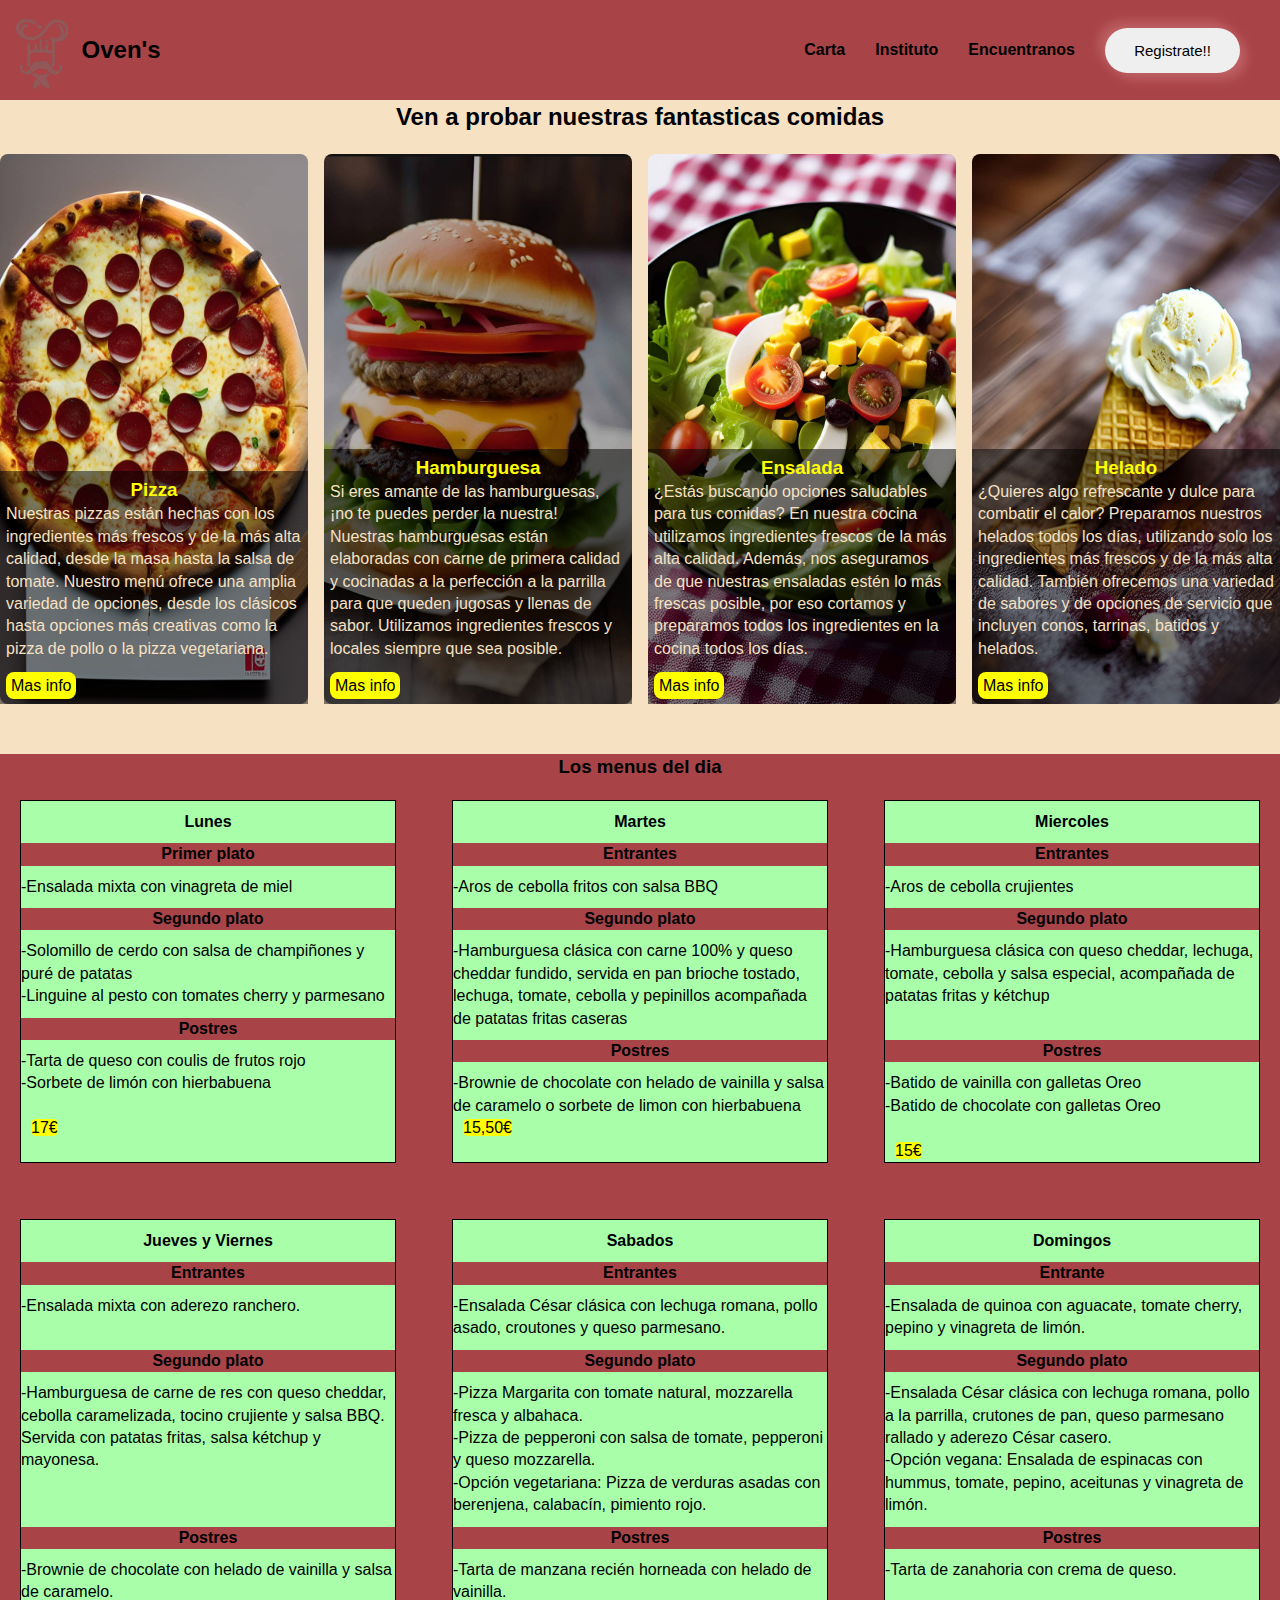
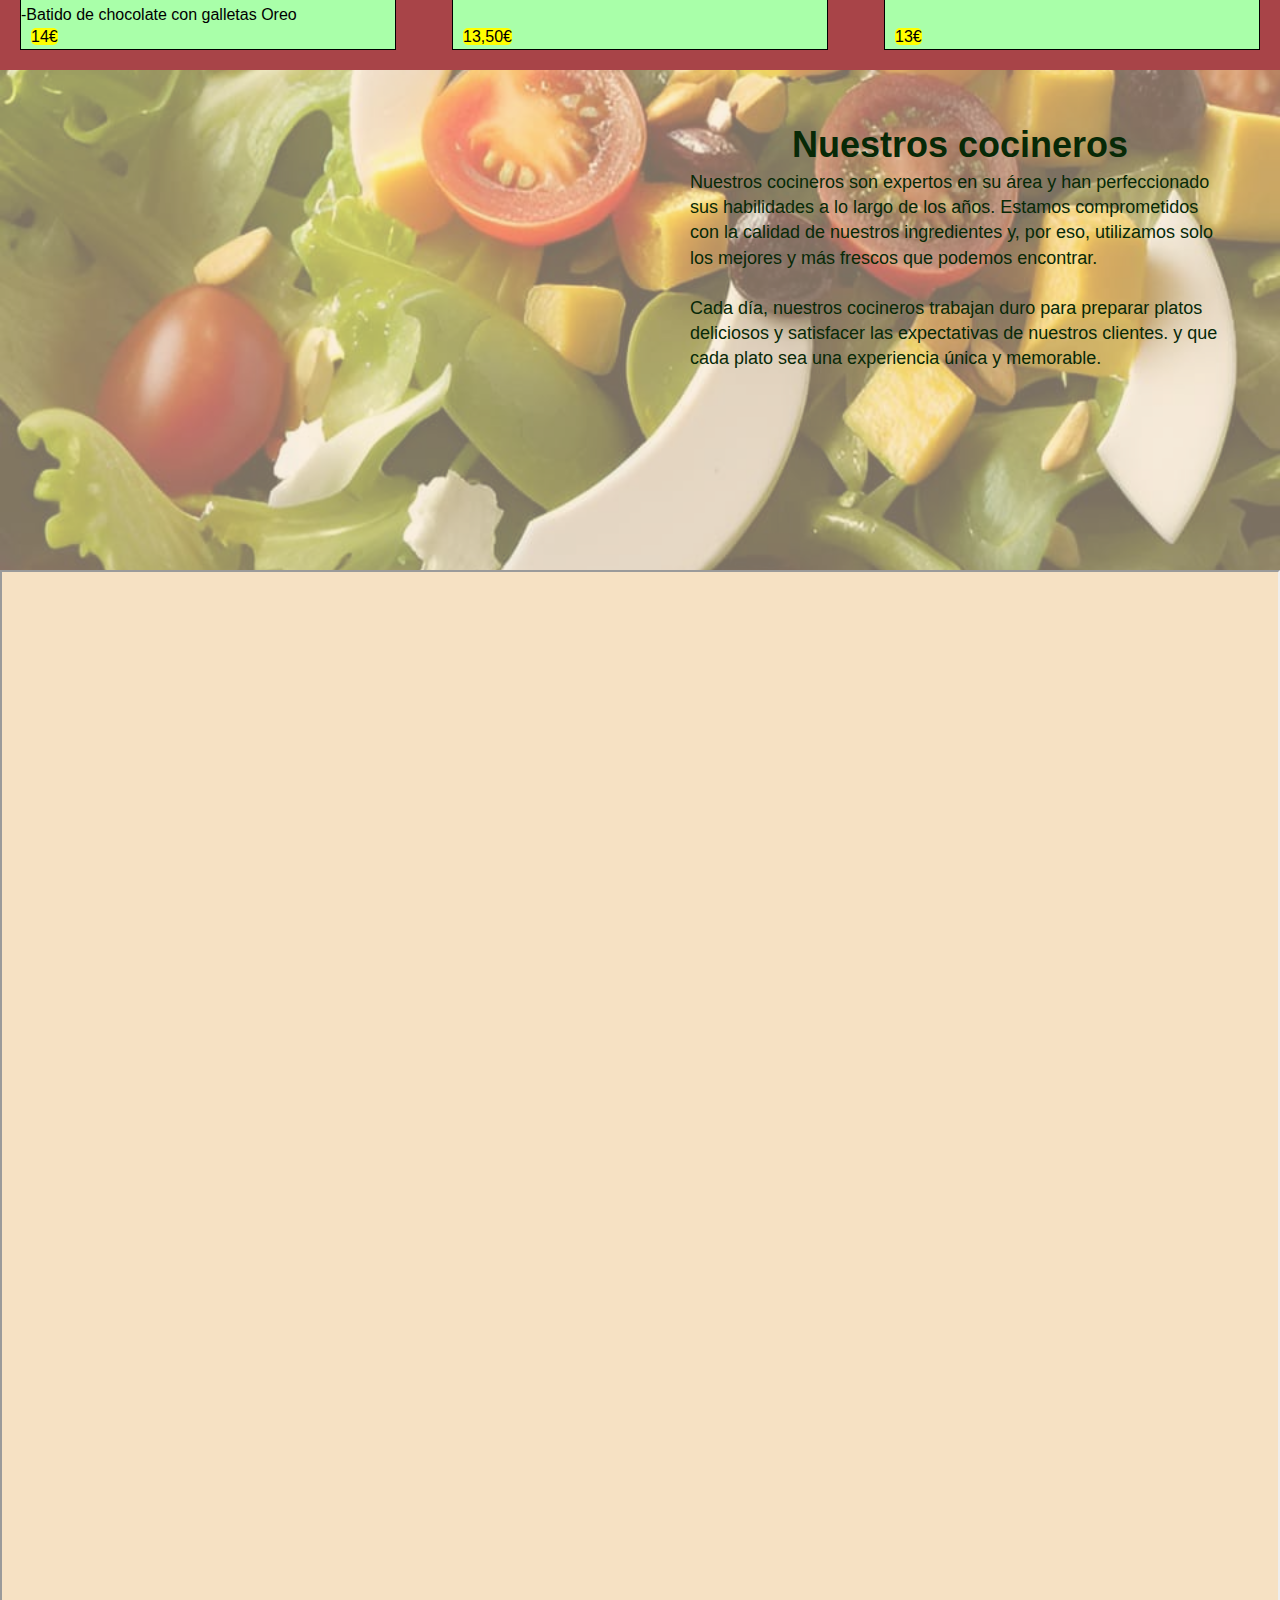
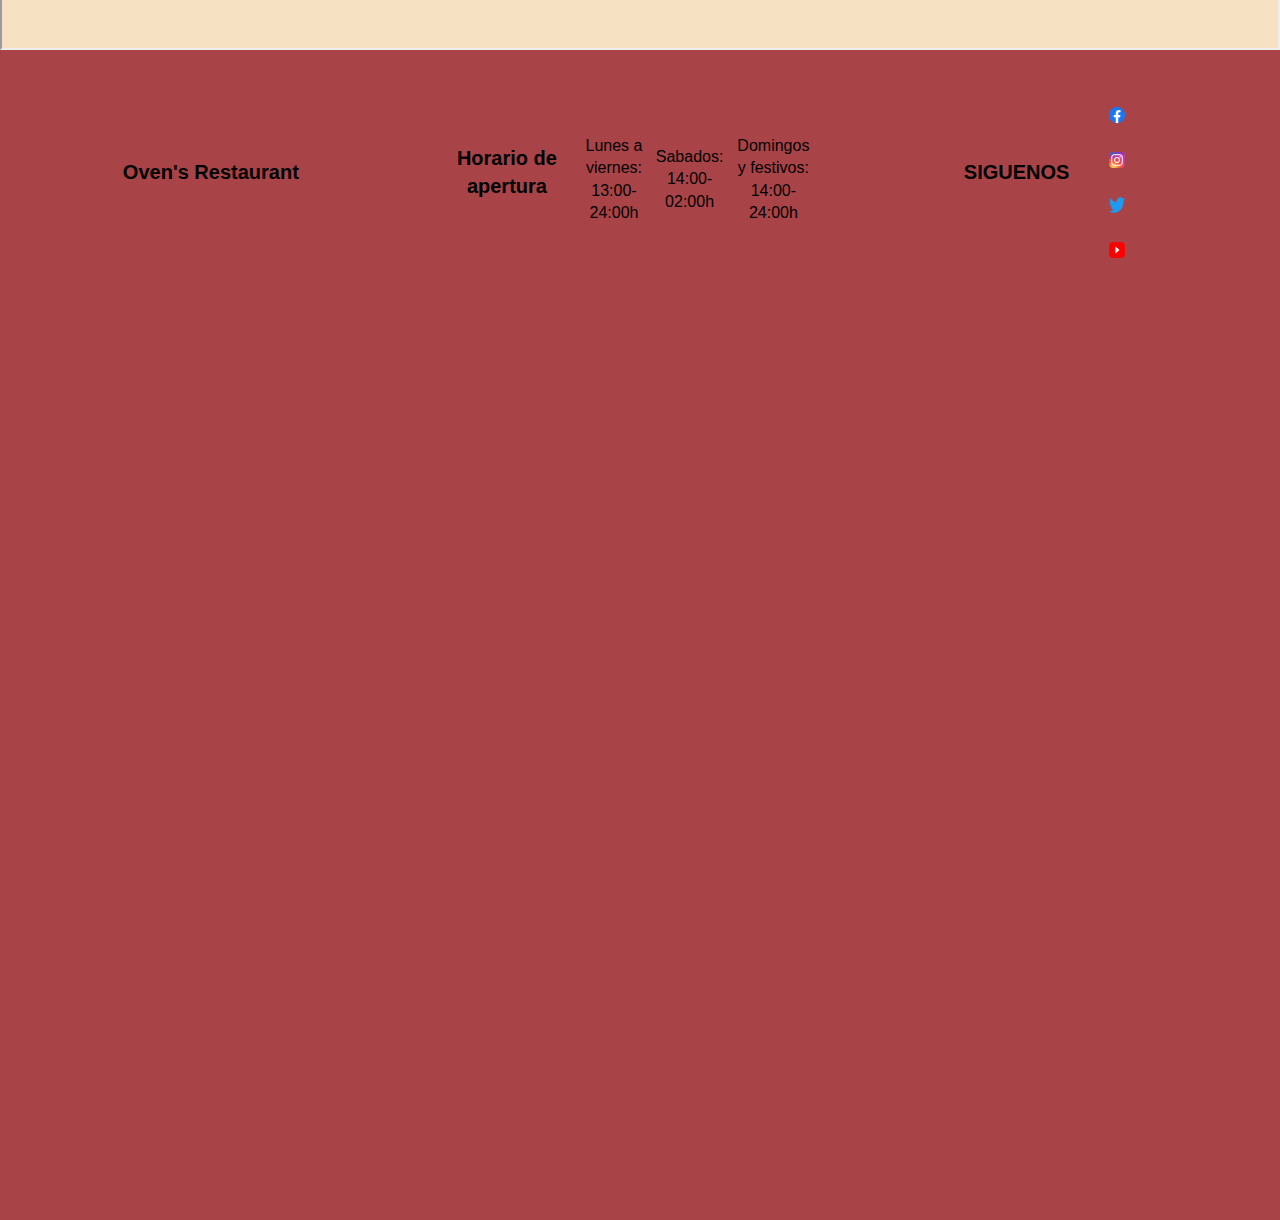
<file: index.html>
<!DOCTYPE html>
<html lang="es">
<head>
    <meta charset="UTF-8">
    <meta http-equiv="X-UA-Compatible" content="IE=edge">
    <meta name="viewport" content="width=device-width, initial-scale=1.0">
    <meta name="keywords" content="menus, Restaurant, restaurante">
    <meta name="description" content="Nuestro nuevo restaurante con muchas especialidades y todo tipo de comida de alta calidad">
    <meta name="Author" content="Jorge">
    <title>Oven's Restaurant</title>
    <link rel="stylesheet" href="css/css.css">
</head>
<body>
   <!-- Contenedor -->
    <div class="contenedor">

    <!-- Cabecera -->
        <header>
            <div class="logo">
                <img src="./images/logocorto_preview_rev_1.png" alt="Logo Ovens Restaurant">
                <h1 class="nombre-e">Oven's</h1>
            </div>
            <nav>
                <ul id="menu_principal">
                    <li><a class="nav-a" href="./htmls/carta.html" target="_blank">Carta</a></li>
                    <li><a class="nav-a" href="https://www.iesjuanbosco.es" target="_blank" >Instituto </a></li>
                    <li><a class="nav-a" href="./htmls/encuentranos.html" target="_blank">Encuentranos</a></li>
                     <li><a class="nav-a" href="./htmls/registrate.html" target="_blank"><button>Registrate!!</button></a></li>
                </ul>
            </nav>
            
        </header>
        


        <section class="Comidamenu">
            <div class="tarjeta-titulo">
                <h2>Ven a probar nuestras fantasticas comidas</h2>
            </div>
            <div class="secciones">
                <div style="background: url(images/pizza.jpg)center;background-size: cover;"
                class="tarjeta">
                    <div class="texto">
                        <h3>Pizza</h3>
                        <p>
                            Nuestras pizzas están hechas con los ingredientes más frescos y de la más alta calidad, desde la masa hasta la salsa de tomate. Nuestro menú ofrece una amplia variedad de opciones, desde los clásicos hasta opciones más creativas como la pizza de pollo o la pizza vegetariana.
                            <div class="masinfo">
                                <a href="./htmls/carta.html" target="_blank">Mas info</a>
                            </div>
                    </div>
                </div>

                <div style="background: url(images/hamburguesa.jpg)center;background-size: cover;"
                class="tarjeta">
                    <div class="texto">
                        <h3>Hamburguesa</h3>
                        <p>
                            Si eres amante de las hamburguesas, ¡no te puedes perder la nuestra!
                            Nuestras hamburguesas están elaboradas con carne de primera calidad y cocinadas a la perfección a la parrilla para que queden jugosas y llenas de sabor. Utilizamos ingredientes frescos y locales siempre que sea posible.
                            <div class="masinfo">
                                <a href="./htmls/carta.html" target="_blank">Mas info</a>
                            </div>
                    </div>
                </div>

                <div style="background: url(images/ensaladas.jpg)center;background-size: cover;"
                class="tarjeta">
                    <div class="texto">
                        <h3>Ensalada</h3>
                        <p>¿Estás buscando opciones saludables para tus comidas?
                            En nuestra cocina utilizamos ingredientes frescos de la más alta calidad. Además, nos aseguramos de que nuestras ensaladas estén lo más frescas posible, por eso cortamos y preparamos todos los ingredientes en la cocina todos los días.                           
                             <div class="masinfo">
                                <a href="./htmls/carta.html" target="_blank">Mas info</a>
                            </div>
                    </div>
                </div>
                <div style="background: url(images/helado.jpg)center;background-size: cover;"
                class="tarjeta">
                    <div class="texto">
                        <h3>Helado</h3>
                        <p>¿Quieres algo refrescante y dulce para combatir el calor? Preparamos nuestros helados todos los días, utilizando solo los ingredientes más frescos y de la más alta calidad. También ofrecemos una variedad de sabores y de opciones de servicio que incluyen conos, tarrinas, batidos y helados.
                            <div class="masinfo">
                                <a href="./htmls/carta.html" target="_blank">Mas info</a>
                            </div>
                    </div>
                </div>
            </div>
        </section>
        
        <section id="menus">
            <div class="titulomenu"> <h3>Los menus del dia</h3></div>
           
            <div class="menusdeldia">
                
                <div class="menu1">
                    <h4>Lunes</h4>
                    <div class="textomenu1">
                        <h4>Primer plato</h4>
                        <p>-Ensalada mixta con vinagreta de miel</p>
                        <h4>Segundo plato</h4>
                        <p>-Solomillo de cerdo con salsa de champiñones y puré de patatas <br>
                            -Linguine al pesto con tomates cherry y parmesano</p>
                        <h4>Postres</h4>
                        <p>-Tarta de queso con coulis de frutos rojo <br> -Sorbete de limón con hierbabuena</p>
                    </div>
                    <div class="precio"><p><br><span>17€</span></p></div>
                </div>

                <div class="menu1">
                    <h4>Martes</h4>
                    <div class="textomenu1">
                        <h4>Entrantes</h4>
                        <p>-Aros de cebolla fritos con salsa BBQ</p>
                        <h4>Segundo plato</h4>
                        <p>-Hamburguesa clásica con carne 100% y queso cheddar fundido, servida en pan brioche tostado, lechuga, tomate, cebolla y pepinillos acompañada de patatas fritas caseras</p>
                        <h4>Postres</h4>
                        <p>-Brownie de chocolate con helado de vainilla y salsa de caramelo o sorbete de limon con hierbabuena</p>
                    </div>
                    <div class="precio"><p><span>15,50€</span></p></div>
                </div>
                <div class="menu1">
                    <h4>Miercoles</h4>
                    <div class="textomenu1">
                        <h4>Entrantes</h4>
                        <p>-Aros de cebolla crujientes </p>
                        <h4>Segundo plato</h4>
                        <p>-Hamburguesa clásica con queso cheddar, lechuga, tomate, cebolla y salsa especial, acompañada de patatas fritas y kétchup <br><br>
                        <h4>Postres</h4>
                        <p>-Batido de vainilla con galletas Oreo <br> -Batido de chocolate con galletas Oreo</p>
                    </div>
                    <div class="precio"><p><br><span>15€</span></p></div>
                </div>

                <div class="menu1">
                    <h4>Jueves y Viernes</h4>
                    <div class="textomenu1">
                        <h4>Entrantes</h4>
                        <p>-Ensalada mixta con aderezo ranchero. </p><br>
                        <h4>Segundo plato</h4>
                        <p>-Hamburguesa de carne de res con queso cheddar, cebolla caramelizada, tocino crujiente y salsa BBQ. Servida con patatas fritas, salsa kétchup y mayonesa. <br><br><br>
                        <h4>Postres</h4>
                        <p>-Brownie de chocolate con helado de vainilla y salsa de caramelo. <br> -Batido de chocolate con galletas Oreo</p>
                    </div>
                    <div class="precio"><p><span>14€</span></p></div>
                </div>
                
                <div class="menu1">
                    <h4>Sabados</h4>
                    <div class="textomenu1">
                        <h4>Entrantes</h4>
                        <p>-Ensalada César clásica con lechuga romana, pollo asado, croutones y queso parmesano.</p>
                        <h4>Segundo plato</h4>
                        <p>-Pizza Margarita con tomate natural, mozzarella fresca y albahaca.
                            <br>-Pizza de pepperoni con salsa de tomate, pepperoni y queso mozzarella.
                           <br>-Opción vegetariana: Pizza de verduras asadas con berenjena, calabacín, pimiento rojo.</p>
                        <h4>Postres</h4>
                        <p>-Tarta de manzana recién horneada con helado de vainilla.
                        </p>
                    </div>
                    <div class="precio"><p><br><span>13,50€</span></p></div>
                </div>

                
                <div class="menu1">
                    <h4>Domingos</h4>
                    <div class="textomenu1">
                        <h4>Entrante</h4>
                        <p>-Ensalada de quinoa con aguacate, tomate cherry, pepino y vinagreta de limón.</p>
                        <h4>Segundo plato</h4>
                        <p>-Ensalada César clásica con lechuga romana, pollo a la parrilla, crutones de pan, queso parmesano rallado y aderezo César casero.
                           <br>-Opción vegana: Ensalada de espinacas con hummus, tomate, pepino, aceitunas y vinagreta de limón.</p>
                        <h4>Postres</h4>
                        <p>-Tarta de zanahoria con crema de queso.</p>
                    </div>
                    <div class="precio"><p><br><br><span>13€</span></p></div>
                </div>
            </div>
        </section>
        <section id="cocinero">
            <div class="image"></div>
            <div class="content">
              <h2>Nuestros cocineros</h2>
              <p>Nuestros cocineros son expertos en su área y han perfeccionado sus habilidades a lo largo de los años. Estamos comprometidos con la calidad de nuestros ingredientes y, por eso, utilizamos solo los mejores y más frescos que podemos encontrar. <br> <br>
                Cada día, nuestros cocineros trabajan duro para preparar platos deliciosos y satisfacer las expectativas de nuestros clientes. y que cada plato sea una experiencia única y memorable.
              </p>
            </div>
            </section>
            <section id="video">
                <div class="videoo">
                      <iframe loading="lazy" src="https://www.youtube.com/embed/ZRQeBKTbzYk" title="Nuestros cocineros" allow="accelerometer; autoplay; clipboard-write; encrypted-media; gyroscope; picture-in-picture; web-share" allowfullscreen></iframe>
                  </div>
            </section>
          </div>
        <footer class="footer">
            <div class="footer1">
                <div class="box">
                  <h2>Oven's Restaurant</h2>
                </div>
                <div class="box">
                    <h2>Horario de apertura</h2>
                    <p>Lunes a viernes:<br>13:00-24:00h</p>
                    <p>Sabados:<br> 14:00-02:00h</p>
                    <p>Domingos y festivos:<br> 14:00-24:00h</p>
                </div>
                <div class="box">
                    <h2>SIGUENOS</h2>
                    <div class="red-social">
                        <ul>
                            <li><a href="https://www.iesjuanbosco.es" class="fa fa-facebook"><img src="./images/facebook.webp" alt="Facebook"></a></li>
                            <li><a href="https://www.iesjuanbosco.es" class="fa fa-instagram"><img src="./images/insta.webp"  alt="insta"></a></li>
                            <li><a href="https://www.iesjuanbosco.es" class="fa fa-twitter"><img src="./images/Twitter-logo.svg.webp" alt="twitter"></a></li> 
                            <li><a href="https://www.iesjuanbosco.es" class="fa fa-youtube"><img src="./images/Youtube.png" alt="youtube"></a></li>
                        </ul>
                    </div>
                </div>
            
            </div>
            <div class="mapas">
                <iframe id="mapaa" src="https://www.google.com/maps/embed?pb=!1m14!1m8!1m3!1d6166.7399379849185!2d-3.220274430194092!3d39.39313519188517!3m2!1i1024!2i768!4f13.1!3m3!1m2!1s0xd69af036cec6af9%3A0x3cb32e283081ecee!2sIES%20Juan%20Bosco!5e0!3m2!1ses!2ses!4v1677427320907!5m2!1ses!2ses" width="600" height="450" style="border:0;" allowfullscreen="" loading="lazy" referrerpolicy="no-referrer-when-downgrade"></iframe>
            </div>
        </footer>
     
 
      
       
   
    
</body>
</html>
</file>
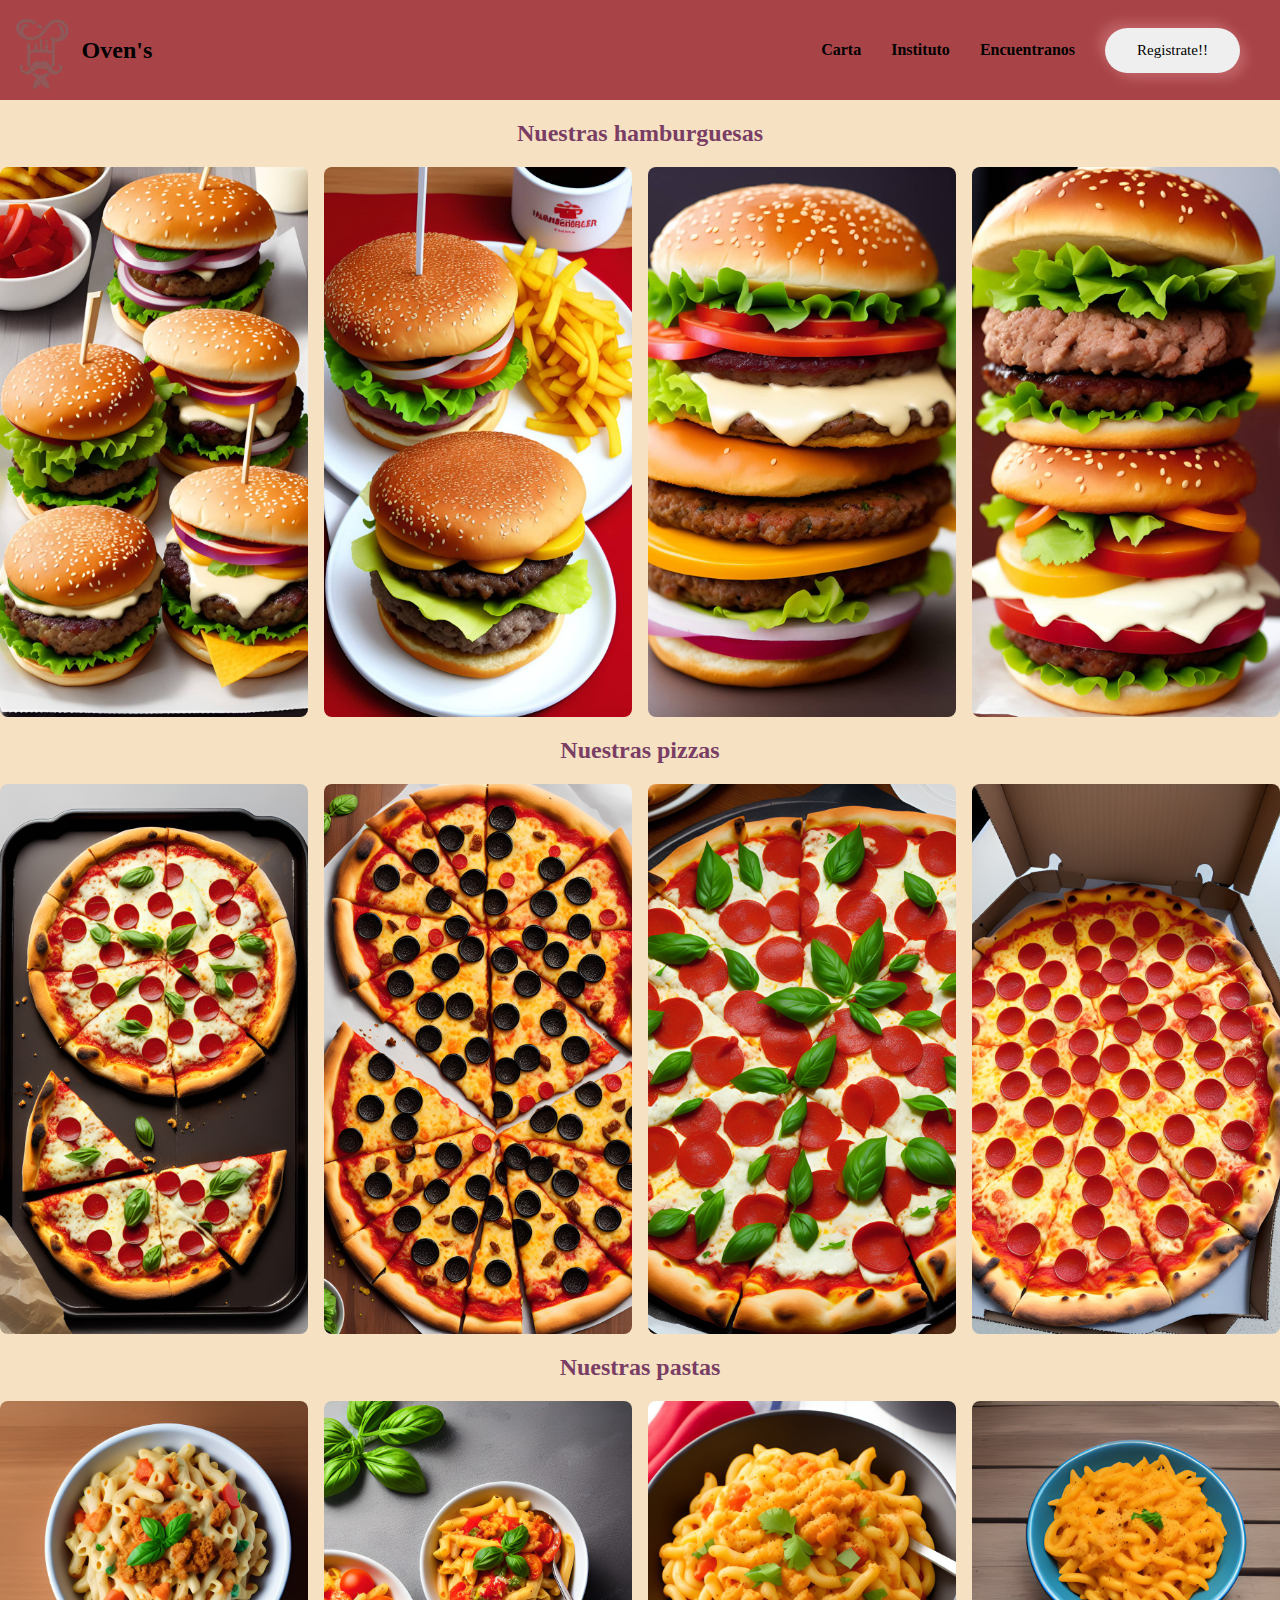
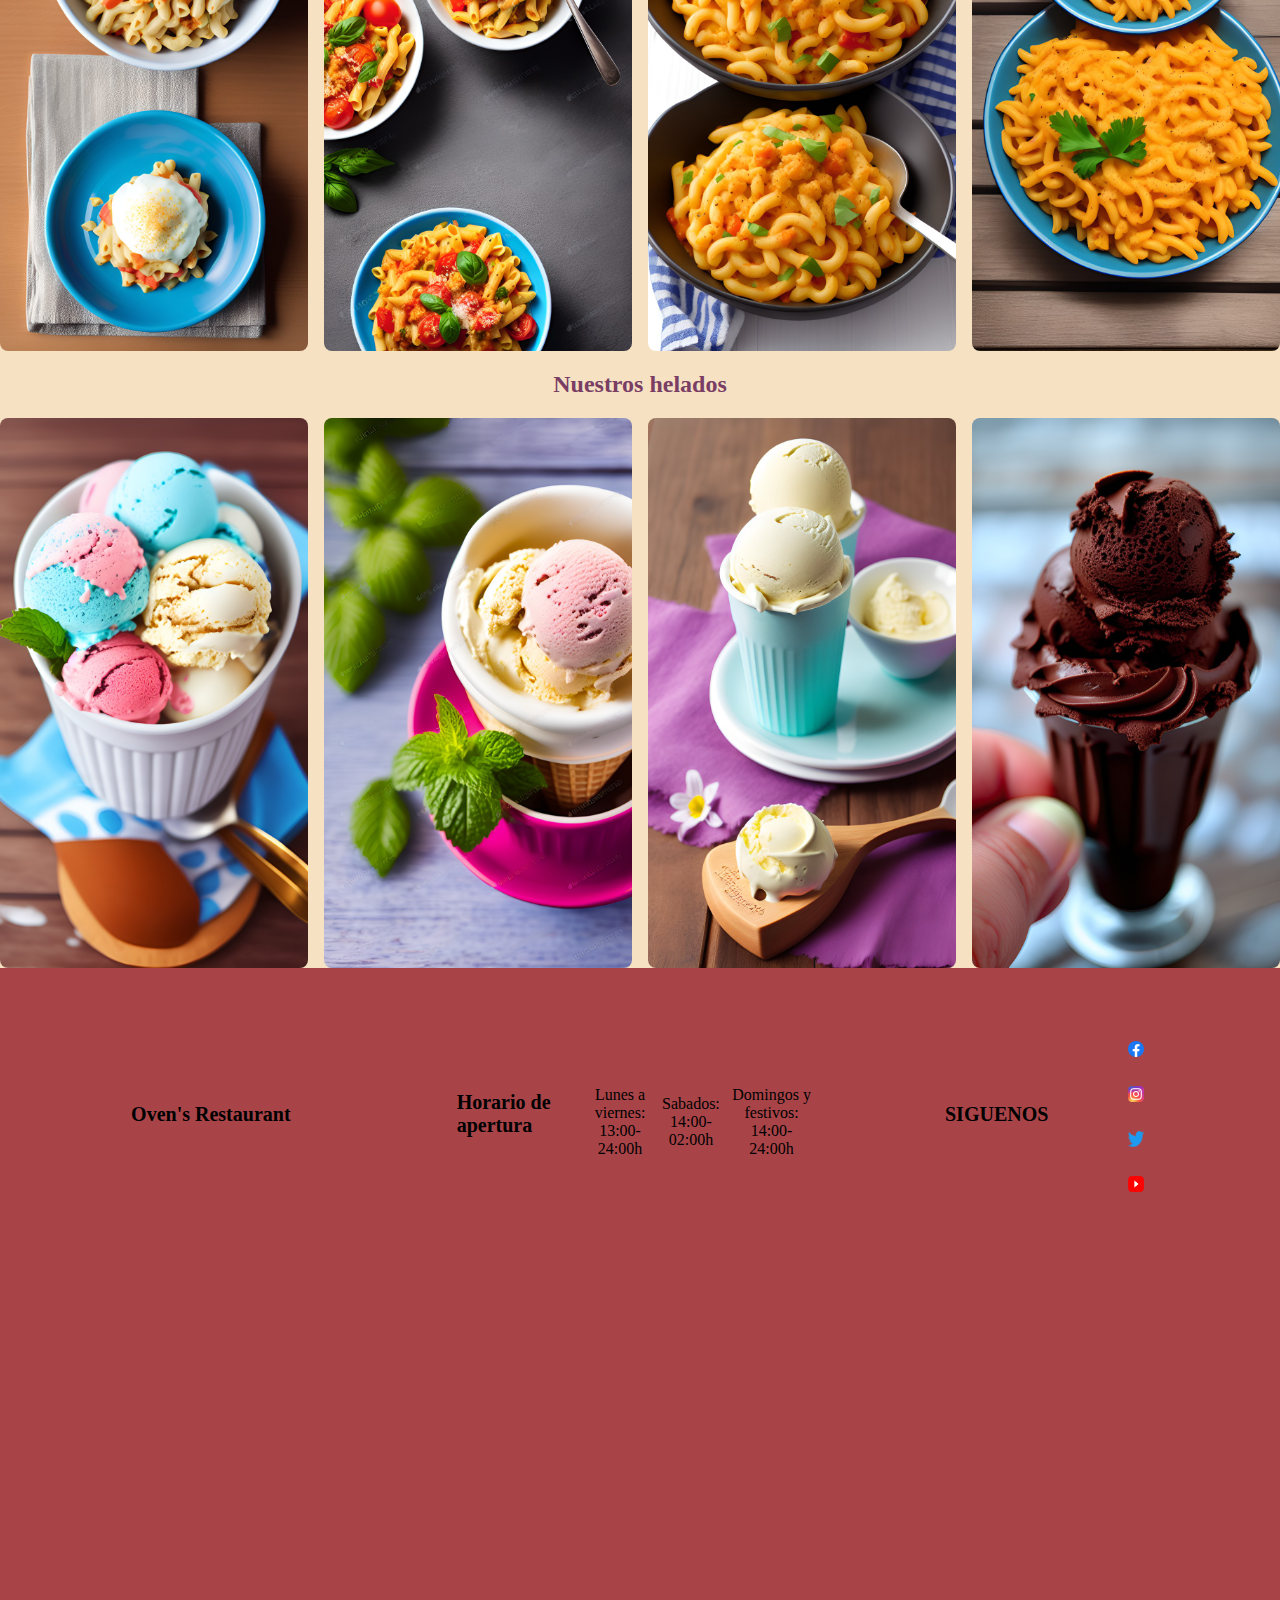
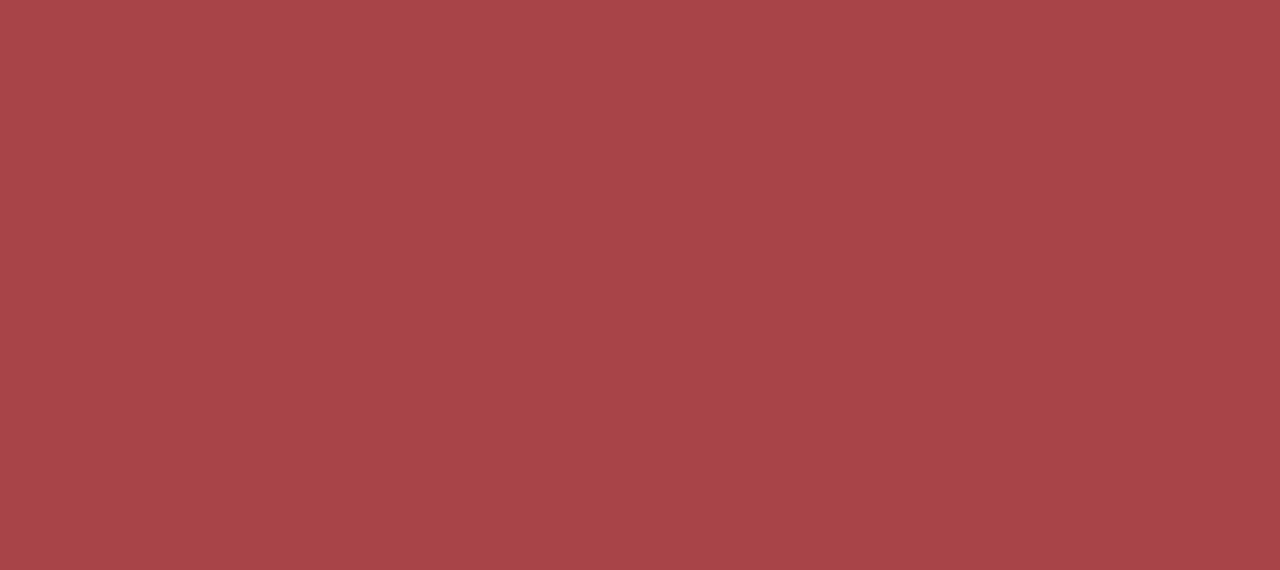
<file: htmls/carta.html>
<!DOCTYPE html>
<html lang="es">
<head>
    <meta charset="UTF-8">
    <meta http-equiv="X-UA-Compatible" content="IE=edge">
    <meta name="viewport" content="width=device-width, initial-scale=1.0">
    <meta name="keywords" content="menus, Restaurant, restaurante">
    <meta name="description" content="Nuestro nuevo restaurante con muchas especialidades y todo tipo de comida de alta calidad">
    <meta name="Author" content="Jorge">
    <title>Toda nuestra carta</title>
    <link rel="stylesheet" href="../css/carta.css">
</head>
<body>
    <div class="contenedor">
        <header>
            <div class="logo">
                <img src="../images/logocorto_preview_rev_1.png" alt="Logo Ovens Restaurant">
                <h1 class="nombre-e">Oven's</h1>
            </div>
            <nav>
                <ul id="menu_principal">
                    <li><a class="nav-a" href="./carta.html" target="_blank">Carta</a></li>
                    <li><a class="nav-a" href="https://www.iesjuanbosco.es" target="_blank" >Instituto </a></li>
                    <li><a class="nav-a" href="./encuentranos.html" target="_blank">Encuentranos</a></li>
                    <li><a class="nav-a" href="../htmls/registrate.html" target="_blank"><button>Registrate!!</button></a></li>             
                </ul>
            </nav>
            
        </header>
        <section class="hamburguesas">
            <div class="tarjeta-titulo">
                <h2>Nuestras hamburguesas</h2>
            </div>
            <div class="secciones">
                <div style="background: url(../images/hm1.jpg)center;background-size: cover;"
                class="tarjeta">
                   
                </div>

                <div style="background: url(../images/hm2.jpg)center;background-size: cover;"
                class="tarjeta">
                   
                </div>

                <div style="background: url(../images/hm3.jpg)center;background-size: cover;"
                class="tarjeta">
                   
                </div>
                <div style="background: url(../images/hm4.jpg) center; background-size:cover;"
                class="tarjeta">
                   
                </div>
            </div>
        </section>

        <section class="pizzas">
            <div class="tarjeta-titulo">
                <h2>Nuestras pizzas</h2>
            </div>
            <div class="secciones">
                <div style="background: url(../images/pz1.jpg)center;background-size: cover;"
                class="tarjeta">
                   
                </div>

                <div style="background: url(../images/pz2.jpg)center;background-size: cover;"
                class="tarjeta">
                   
                </div>

                <div style="background: url(../images/pz3.jpg)center;background-size: cover;"
                class="tarjeta">
                   
                </div>
                <div style="background: url(../images/pz4.jpg) center; background-size:cover;"
                class="tarjeta">
                   
                </div>
            </div>
        </section>
        <section class="pastas">
            <div class="tarjeta-titulo">
                <h2>Nuestras pastas</h2>
            </div>
            <div class="secciones">
                <div style="background: url(../images/ma1.jpg)center;background-size: cover;"
                class="tarjeta">
                   
                </div>

                <div style="background: url(../images/ma2.jpg)center;background-size: cover;"
                class="tarjeta">
                   
                </div>

                <div style="background: url(../images/ac3.jpg)center;background-size: cover;"
                class="tarjeta">
                   
                </div>
                <div style="background: url(../images/ac4.jpg) center; background-size:cover;"
                class="tarjeta">
                   
                </div>
            </div>
        </section>
      
        <section class="helados">
            <div class="tarjeta-titulo">
                <h2>Nuestros helados</h2>
            </div>
            <div class="secciones">
                <div style="background: url(../images/ic1.jpg)center;background-size: cover;"
                class="tarjeta">
                   
                </div>

                <div style="background: url(../images/ic2.jpg)center;background-size: cover;"
                class="tarjeta">
                   
                </div>

                <div style="background: url(../images/ic3.jpg)center;background-size: cover;"
                class="tarjeta">
                   
                </div>
                <div style="background: url(../images/ic4.jpg) center; background-size:cover;"
                class="tarjeta">
                   
                </div>
            </div>
        </section>
        <footer class="footer">
            <div class="footer1">
                <div class="box">
                  <h2>Oven's Restaurant</h2>
                </div>
                <div class="box">
                    <h2>Horario de apertura</h2>
                    <p>Lunes a viernes:<br>13:00-24:00h</p>
                    <p>Sabados:<br> 14:00-02:00h</p>
                    <p>Domingos y festivos:<br> 14:00-24:00h</p>
                </div>
               <div class="box">
                    <h2>SIGUENOS</h2>
                    <div class="red-social">
                        <ul>
                            <li><a href="https://www.iesjuanbosco.es" class="fa fa-facebook"><img src="../images/facebook.webp" alt="Facebook"></a></li>
                            <li><a href="https://www.iesjuanbosco.es" class="fa fa-instagram"><img src="../images/insta.webp"  alt="insta"></a></li>
                            <li><a href="https://www.iesjuanbosco.es" class="fa fa-twitter"><img src="../images/Twitter-logo.svg.webp" alt="twitter"></a></li> 
                            <li><a href="https://www.iesjuanbosco.es" class="fa fa-youtube"><img src="../images/Youtube.png" alt="youtube"></a></li>
                        </ul>
                    </div>
                </div>
            
            </div>
            <div class="mapas">
                <iframe id="mapaa" src="https://www.google.com/maps/embed?pb=!1m14!1m8!1m3!1d6166.7399379849185!2d-3.220274430194092!3d39.39313519188517!3m2!1i1024!2i768!4f13.1!3m3!1m2!1s0xd69af036cec6af9%3A0x3cb32e283081ecee!2sIES%20Juan%20Bosco!5e0!3m2!1ses!2ses!4v1677427320907!5m2!1ses!2ses" width="600" height="450" style="border:0;" allowfullscreen="" loading="lazy" referrerpolicy="no-referrer-when-downgrade"></iframe>
            </div>
        </footer>



    </div>
</body>
</html>
</file>
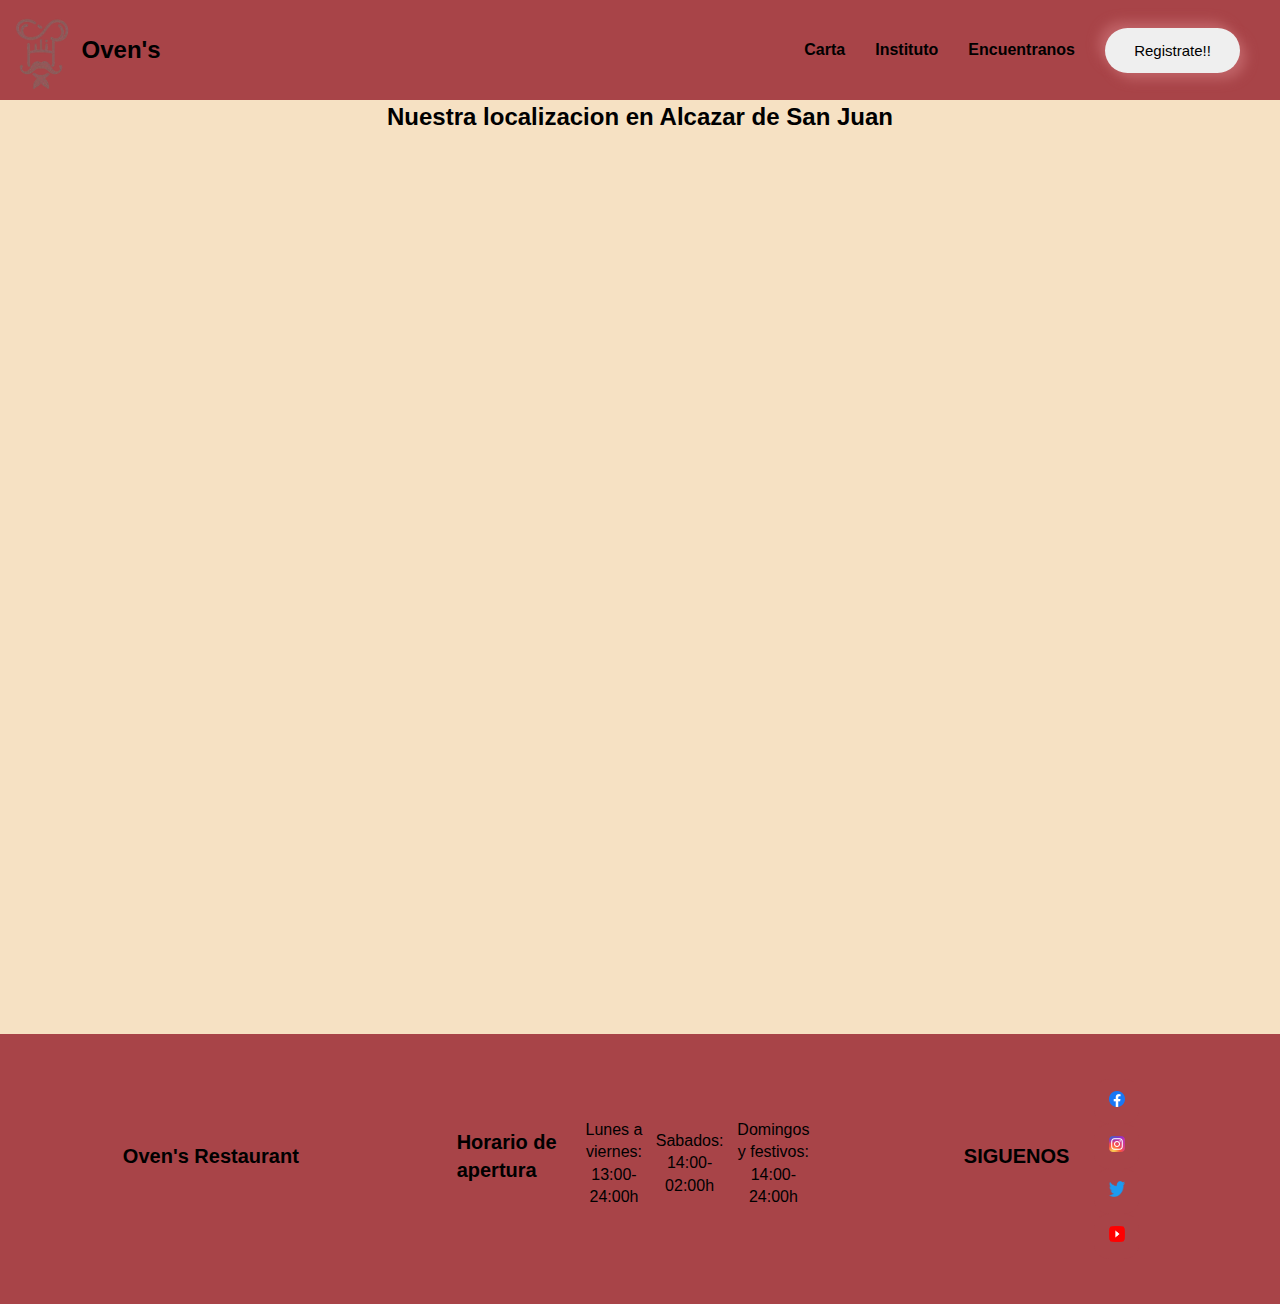
<file: htmls/encuentranos.html>
<!DOCTYPE html>
<html lang="es">
<head>
    <meta charset="UTF-8">
    <meta http-equiv="X-UA-Compatible" content="IE=edge">
    <meta name="viewport" content="width=device-width, initial-scale=1.0">
    <meta name="keywords" content="menus, Restaurant, restaurante">
    <meta name="description" content="Nuestro nuevo restaurante con muchas especialidades y todo tipo de comida de alta calidad">
    <meta name="Author" content="Jorge">
    <title>Encuentranos en tu ciudad</title>
    <link rel="stylesheet" href="../css/encuentra.css">
</head>
<body>
    <div class="contenedor">
        <header>
            <div class="logo">
                <img src="../images/logocorto_preview_rev_1.png" alt="Logo Ovens Restaurant">
                <h1 class="nombre-e">Oven's</h1>
            </div>
            <nav>
                <ul id="menu_principal">
                    <li><a class="nav-a" href="../htmls/carta.html" target="_blank">Carta</a></li>
                    <li><a class="nav-a" href="https://www.iesjuanbosco.es" target="_blank" >Instituto </a></li>
                    <li><a class="nav-a" href="#">Encuentranos</a></li>
                      <li><a class="nav-a" href="../htmls/registrate.html" target="_blank"><button>Registrate!!</button></a></li>
                </ul>
            </nav>
        </header>
        <section id="mapa">
            <div class="texto"><h2>Nuestra localizacion en Alcazar de San Juan</h2></div>
            <div class="mapas">
                <iframe src="https://www.google.com/maps/embed?pb=!1m14!1m8!1m3!1d6166.7399379849185!2d-3.220274430194092!3d39.39313519188517!3m2!1i1024!2i768!4f13.1!3m3!1m2!1s0xd69af036cec6af9%3A0x3cb32e283081ecee!2sIES%20Juan%20Bosco!5e0!3m2!1ses!2ses!4v1677427320907!5m2!1ses!2ses" width="600" height="450" style="border:0;" allowfullscreen="" loading="lazy" referrerpolicy="no-referrer-when-downgrade"></iframe>
            </div>
        </section>

         <footer class="footer">
            <div class="footer1">
                <div class="box">
                  <h2>Oven's Restaurant</h2>
                </div>
                <div class="box">
                    <h2>Horario de apertura</h2>
                    <p>Lunes a viernes:<br>13:00-24:00h</p>
                    <p>Sabados:<br> 14:00-02:00h</p>
                    <p>Domingos y festivos:<br> 14:00-24:00h</p>
                </div>
                <div class="box">
                    <h2>SIGUENOS</h2>
                    <div class="red-social">
                        <ul>
                           <li><a href="https://www.iesjuanbosco.es" class="fa fa-facebook"><img src="../images/facebook.webp" alt="Facebook"></a></li>
                            <li><a href="https://www.iesjuanbosco.es" class="fa fa-instagram"><img src="../images/insta.webp"  alt="insta"></a></li>
                            <li><a href="https://www.iesjuanbosco.es" class="fa fa-twitter"><img src="../images/Twitter-logo.svg.webp" alt="twitter"></a></li> 
                            <li><a href="https://www.iesjuanbosco.es" class="fa fa-youtube"><img src="../images/Youtube.png" alt="youtube"></a></li>
                        </ul>
                    </div>
                </div>
            </div>
        </footer>


    </div>
    
</body>
</html>
</file>
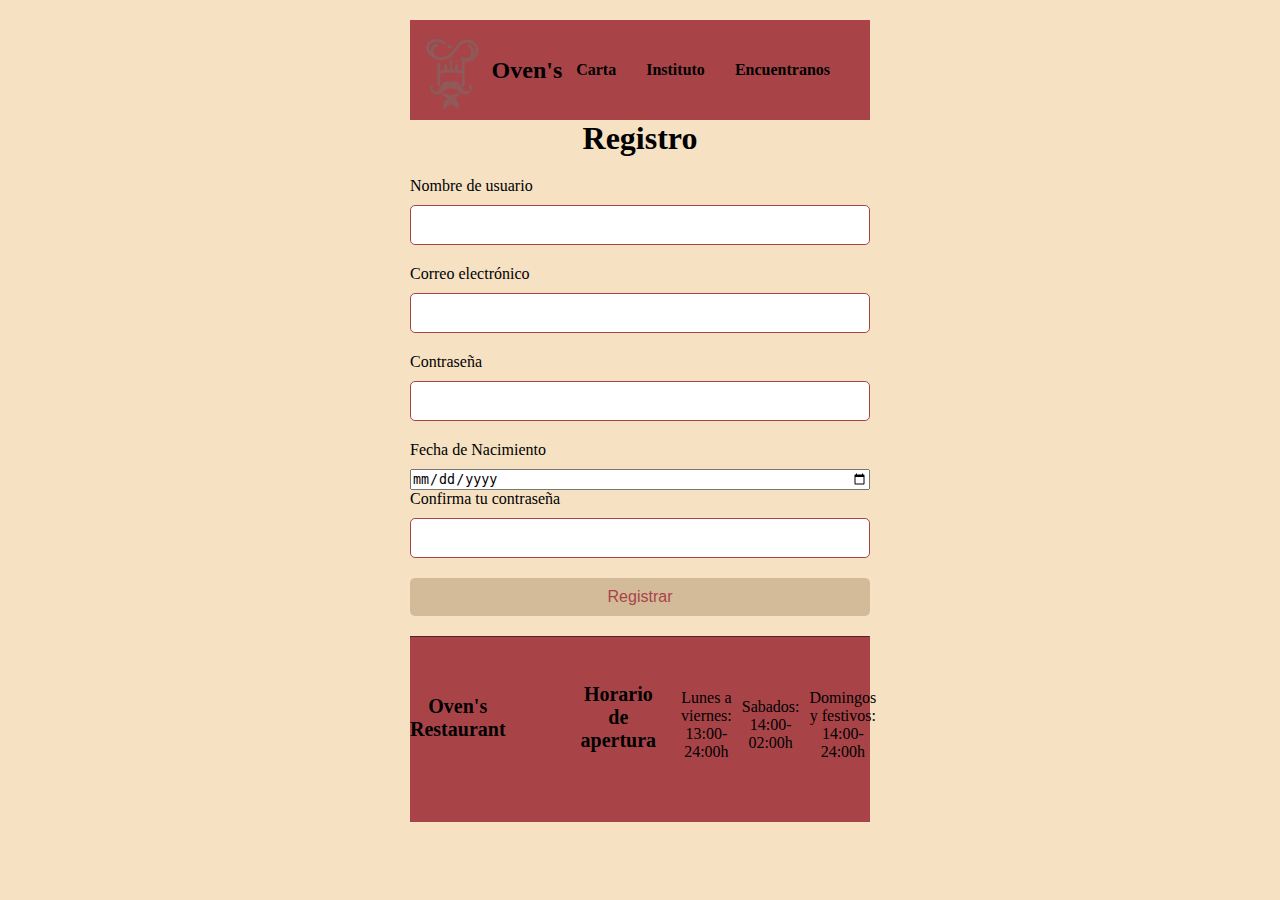
<file: htmls/registrate.html>
<!DOCTYPE html>
<html lang="es">
<head>
    <meta charset="UTF-8">
    <meta http-equiv="X-UA-Compatible" content="IE=edge">
    <meta name="viewport" content="width=device-width, initial-scale=1.0">
    <meta name="keywords" content="menus, Restaurant, restaurante">
    <meta name="description" content="Nuestro nuevo restaurante con muchas especialidades y todo tipo de comida de alta calidad">
    <meta name="Author" content="Jorge">
    <title>Registrate en nuestro boletin</title>
    <link rel="stylesheet" href="../css/cssRegistro.css">
</head>
  <body>
    <div class="contenedor">
      <header>
        <div class="logo">
            <img src="../images/logocorto_preview_rev_1.png" alt="Logo Ovens Restaurant">
            <h1 class="nombre-e">Oven's</h1>
        </div>
        <nav>
            <ul id="menu_principal">
                <li><a class="nav-a" href="../htmls/carta.html" target="_blank">Carta</a></li>
                <li><a class="nav-a" href="https://www.iesjuanbosco.es" target="_blank" >Instituto</a></li>
                <li><a class="nav-a" href="../htmls/encuentranos.html" target="_blank">Encuentranos</a></li>
            
            </ul>
        </nav>
        
    </header>
      <h1>Registro</h1>
      <form>
        <label for="username">Nombre de usuario</label>
        <input type="text" id="username" required>

        <label for="email">Correo electrónico</label>
        <input type="email" id="email" required>
        
        <label for="password">Contraseña</label>
        <input type="password" id="password" required>
        
        <label for="fecha">Fecha de Nacimiento</label>
       <input type="date" id="fecha" name="fecha">

        <label for="password-confirm">Confirma tu contraseña</label>
        <input type="password" id="password-confirm" required>
        
        <input type="submit" value="Registrar">
      </form>

<hr>
      <footer class="footer">
        <div class="footer1">
            <div class="box">
              <h2>Oven's Restaurant</h2>
            </div>
            <div class="box">
                <h2>Horario de apertura</h2>
                <p>Lunes a viernes:<br>13:00-24:00h</p>
                <p>Sabados:<br> 14:00-02:00h</p>
                <p>Domingos y festivos:<br> 14:00-24:00h</p>
            </div>
        </div>
    </footer>

    </div>
  </body>
</html>
</file>
<file: css/css.css>
body{
    margin: 0%;
    padding: 0;
    background-color:#F6E1C3;
    min-width: 400px;
  }
  header{
    display: flex;
    justify-content: space-between;
    align-items: center;
    min-height: 70px;
    padding: 10px;
    background-color:#A84448;
  }
  .logo{
    display: flex;
    align-items: center;
  }
  .logo img{
    height: 80px;
    margin-right: 10px;
    align-items: center;
  }
  .logo h1{
    font-size: 24px;
    margin: 0;
  }
  nav li{
    display: flex;
    align-items: center;
  }
  nav a:hover{
    color: white;
  }
  nav ul{
    display: flex;
    list-style: none;
    margin: 0%;
    padding: 0%;
}
  nav a{
    font-weight: 600;
    padding-right: 30px;
}
    a{
    color: rgb(0, 0, 0);
    text-decoration: none;
}

    .registro button{
      display: inline-block;
      padding: 10px 20px;
      text-decoration: none;
}


    *{
        margin: 0%;
        padding: 0%;
        box-sizing: border-box;
        font-family: Arial;
        line-height: 1.4em;

    }
   button {
      width: 9em;
      height: 3em;
      border-radius: 30em;
      font-size: 15px;
      font-family: inherit;
      border: none;
      position: relative;
      overflow: hidden;
      z-index: 1;
      box-shadow: 6px 6px 12px #c06367,
                  -6px -6px 12px #c06367;
     }
     
     button::before {
      content: '';
      width: 0;
      height: 3em;
      border-radius: 30em;
      position: absolute;
      top: 0;
      left: 0;
      background-image: linear-gradient(to right, #A84448 0%, #F6E1C3 100%);
      transition: .5s ease;
      display: block;
      z-index: -1;
     }
     
     button:hover::before {
      width: 9em;
     }
 
     h2{
      text-align: center;
     }
     .section{
     max-width: 1400px;
     margin-right: 40px;
     margin-left: 40px;
     margin-top: 15px;
     }
     .secciones{
      display: grid;
      grid-template-columns: repeat(4,1fr);
      column-gap: 1rem;
      row-gap: 1rem;
     }
     .tarjeta{
      background-repeat: none;
      border-radius: 8px;
      height: 550px;
      display: flex;
      align-items: end;
     }
     .texto{
     justify-content: space-between;
      color: #F6E1C3;
      padding: 6px;
      background: linear-gradient(to top,
      rgb(0 0 0 / .5),rgb(0 0 0 / .5));
     }
     .masinfo a{
      padding: 5px;
      background-color:yellow;
      border-radius: 8px;
     }
     .tarjeta-titulo h2{
      margin-bottom: 20px;
     }
     .texto h3{
      text-align: center;
      color: yellow;
     }
     .texto p{
      margin-bottom: 15px;
     }
     #menus{
      margin-top: 50px;
      background-color: #A84448;;
     }
     .menusdeldia{
          display: grid;
          grid-template-columns: repeat(3,1fr);
          column-gap: 1rem;
          row-gap: 1rem;
     }
     .titulomenu h3{
      text-align: center;
     }
     .menu1{
      background-color: rgb(169, 255, 169);
      margin: 20px;
      border: 1px black solid;
     }
     .menu1 h4{
      margin-top: 10px;
      margin-bottom: 10px;
      text-align: center;
     }
     .textomenu1 h4{
      background-color: #A84448;;
     }

     #cocinero {
      position: relative;
      height: 500px; /* ajusta la altura a tu preferencia */
      overflow: hidden;
      
    }
    
    .image {
      position: absolute;
      top: 0;
      left: 0;
      width: 100%;
      height: 100%;
      background-image: url('../images/ensaladas.jpg');
      background-size: cover;
      background-position: center;
      opacity: 0.5; 
    }
    span{
      background-color: yellow;
      margin: 10px;
      border-radius: 5px;
    }
    .content {
      position: absolute;
      top: 0;
      right: 0;
      width: 50%; 
      height: 100%;
      padding: 50px;
      color: rgb(7, 41, 7); 
    }
    
    .content h2 {
      font-size: 36px;
      margin-top: 0;
    }
    
    .content p {
      font-size: 18px;
    }
 iframe {
      width: 100%;
     height: 100%;
      max-width: 100%;
    }

     .videoo {
      position: relative;
      height: 120vh; 
   
    }
    .footer{
      width: 100%;
      background-color: #A84448;
  }
    .footer .footer1{
      width: 100%;
      max-width: 1200px;
      margin: auto;
      display:grid;
      grid-template-columns: repeat(3, 1fr);
      grid-gap:50px;
      padding: 45px 0px;
  }
    .footer .footer1 .box{
      width: 100%;
      height: 100%;
      display: flex;
      justify-content: center;
      align-items: center;
  }
    .footer .footer1 .box h2{
      color:  black;
      margin-bottom: 25px;
      margin-right: 25px;
      font-size: 20px;
  }
    .footer .footer1 .box p{
      text-align: center;
      margin-right: 10px;
      align-items: center;
      color: black;
      margin-bottom: 10px;
  }
    .footer .footer1 .red-social a{
      display: inline-block;
      text-decoration: none;
      width: 45px;
      height: 45px;
      line-height: 45px;
      color: #A84448;
      margin-right: 10px;
      background-color: #A84448;
      text-align: center;
      transition: all 300ms ease;
      border-radius: 15px;
  }
    .footer .footer1 .red-social a:hover{
      background-color: rgb(80, 80, 235);
  }
.red-social a img {
      height: 16px;
      width: 16px;
    }
    li{
      list-style: none;
 }
    .mapas {
     display: flex;
     justify-content: center;
     align-items: center;
     height: 100vh;
}

    #mapaa {
    width: 100%;
    max-width: 800px;
    height: 70vh;
    border: none;
}
    
     @media (max-width:800px) {
      header{
        flex-direction: column;
      }nav{
        padding-top: 20px;
        margin-left: 40px;
        
      }
      .logo{
        display: flex;
        align-items: center;
      
      }
      button{
        display: none;  
      }
      .secciones{
        grid-template-columns: repeat(1,1fr);
      }
      .menusdeldia{
        grid-template-columns: repeat(1,1fr);
      }
      .footer .footer1{
        width: 90%;
        grid-template-columns: repeat(1, 1fr);
        grid-gap:30px;
        padding: 35px 0px;
    }
      .content h2 {
        font-size: 20px;
        margin-top: 0;
    }
    
      .content p {
        font-size: 15px;
        min-width: 199px;
    }
      #mapaa {
        width: 80%;
        max-width: 800px;
        height: 100vh;
        border: none;
    }

      
    }
    @media (min-width:700px) {
      .secciones{
        grid-template-columns: repeat(2,1fr);
      }
      .menusdeldia{
        grid-template-columns: repeat(2,1fr);
      }
      .content h2 {
        font-size: 36px;
        margin-top: 0;
      }
      
      .content p {
        font-size: 16px;
      }
      
    }
    @media (min-width:1000px) {
      .secciones{
        grid-template-columns: repeat(4,1fr);
      }
      .menusdeldia{
        grid-template-columns: repeat(3,1fr);
      }
      .content h2 {
        font-size: 36px;
        margin-top: 0;
      }
      
      .content p {
        font-size: 18px;
      }
      
    }
</file>
<file: css/carta.css>
body{
    margin: 0%;
    padding: 0;
    min-width: 400px;
    background-color:#F6E1C3;
  }
  header{
    display: flex;
    justify-content: space-between;
    align-items: center;
    min-height: 70px;
    padding: 10px;
    background-color:#A84448;
  }
  .logo{
    display: flex;
    align-items: center;
  }
  .logo img{
    height: 80px;
    margin-right: 10px;
    align-items: center;
  }
  .logo h1{
    font-size: 24px;
    margin: 0;
  }
  nav li{
    display: flex;
    align-items: center;
  }
  nav a:hover{
    color: white;
  }
  nav ul{
    display: flex;
    list-style: none;
    margin: 0%;
    padding: 0%;
}
  nav a{
    font-weight: 600;
    padding-right: 30px;
}
    a{
    color: rgb(0, 0, 0);
    text-decoration: none;
}

    .registro button{
      display: inline-block;
      padding: 10px 20px;
      text-decoration: none;
}
button {
  width: 9em;
  height: 3em;
  border-radius: 30em;
  font-size: 15px;
  font-family: inherit;
  border: none;
  position: relative;
  overflow: hidden;
  z-index: 1;
  box-shadow: 6px 6px 12px #c06367,
  -6px -6px 12px #c06367;
 }
 
 button::before {
  content: '';
  width: 0;
  height: 3em;
  border-radius: 30em;
  position: absolute;
  top: 0;
  left: 0;
  background-image: linear-gradient(to right, #A84448 0%, #F6E1C3 100%);
  transition: .5s ease;
  display: block;
  z-index: -1;
 }
 
 button:hover::before {
  width: 9em;    
  }

 section h2{
    text-align: center;
    background-color: #F6E1C3;
    color: #7A3E65;
   }
  
   .secciones{
    display: grid;
    grid-template-columns: repeat(4,1fr);
    column-gap: 1rem;
    row-gap: 1rem;
   }
   .tarjeta{
    background-repeat: none;
    border-radius: 8px;
    height: 550px;
    display: flex;
    align-items: end;
   }
   .tarjeta-titulo h2{
    margin-bottom: 20px;
   }
   .footer{
    width: 100%;
    background-color: #A84448;
}
  .footer .footer1{
    width: 100%;
    max-width: 1200px;
    margin: auto;
    display:grid;
    grid-template-columns: repeat(3, 1fr);
    grid-gap:50px;
    padding: 45px 0px;
}
  .footer .footer1 .box{
    width: 100%;
    height: 100%;
    display: flex;
    justify-content: center;
    align-items: center;
}
  .footer .footer1 .box h2{
    color:  black;
    margin-bottom: 25px;
    margin-right: 25px;
    font-size: 20px;
}
  .footer .footer1 .box p{
    text-align: center;
    margin-right: 10px;
    align-items: center;
    color: black;
    margin-bottom: 10px;
}
  .footer .footer1 .red-social a{
    display: inline-block;
    text-decoration: none;
    width: 45px;
    height: 45px;
    line-height: 45px;
    color: #A84448;
    margin-right: 10px;
    background-color: #A84448;
    text-align: center;
    transition: all 300ms ease;
    border-radius: 15px;
}
  .footer .footer1 .red-social a:hover{
    background-color: rgb(80, 80, 235);
}
.red-social a img {
      height: 16px;
      width: 16px;
    }
  li{
    list-style: none;
}
  .mapas {
   display: flex;
   justify-content: center;
   align-items: center;
   height: 100vh;
}

  #mapaa {
  width: 100%;
  max-width: 800px;
  height: 70vh;
  border: none;
}
 
   @media (max-width:800px) {
    header{
      flex-direction: column;
    }nav{
      padding-top: 20px;
      margin-left: 40px;
      
    }
    .logo{
      display: flex;
      align-items: center;
    
    }
    button{
      display: none;  
    }
    .secciones{
      grid-template-columns: repeat(1,1fr);
    }
   
    .footer .footer1{
      width: 90%;
      grid-template-columns: repeat(1, 1fr);
      grid-gap:30px;
      padding: 35px 0px;
  }
    .content h2 {
      font-size: 20px;
      margin-top: 0;
  }
  
    .content p {
      font-size: 15px;
      min-width: 199px;
  }
    #mapaa {
      width: 80%;
      max-width: 800px;
      height: 100vh;
      border: none;
  }

    
  }
  @media (min-width:700px) {
    .secciones{
      grid-template-columns: repeat(2,1fr);
    }
    
  }
  @media (min-width:1000px) {
    .secciones{
      grid-template-columns: repeat(4,1fr);
    }
    
  }
</file>
<file: css/encuentra.css>
body{
    margin: 0%;
    padding: 0;
    background-color:#F6E1C3;
  }
  *{
    margin: 0%;
    padding: 0%;
    box-sizing: border-box;
    font-family: Arial;
    line-height: 1.4em;
}
header{
  display: flex;
  justify-content: space-between;
  align-items: center;
  min-height: 70px;
  padding: 10px;
  background-color:#A84448;
}
  .logo{
    display: flex;
    align-items: center;
  }
  .logo img{
    height: 80px;
    margin-right: 10px;
    align-items: center;
  }
  .logo h1{
    font-size: 24px;
    margin: 0;
  }
  nav li{
    display: flex;
    align-items: center;
  }
  nav a:hover{
    color: white;
  }
  nav ul{
    display: flex;
    list-style: none;
    margin: 0%;
    padding: 0%;
}
nav a{
    font-weight: 600;
    padding-right: 30px;
}
a{
  color: rgb(0, 0, 0);
  text-decoration: none;
}

  .registro button{
    display: inline-block;
    padding: 10px 20px;
    text-decoration: none;
  }


  button {
    width: 9em;
    height: 3em;
    border-radius: 30em;
    font-size: 15px;
    font-family: inherit;
    border: none;
    position: relative;
    overflow: hidden;
    z-index: 1;
    box-shadow: 6px 6px 12px #c06367,
    -6px -6px 12px #c06367;
   }
   
   button::before {
    content: '';
    width: 0;
    height: 3em;
    border-radius: 30em;
    position: absolute;
    top: 0;
    left: 0;
    background-image: linear-gradient(to right, #A84448 0%, #F6E1C3 100%);
    transition: .5s ease;
    display: block;
    z-index: -1;
   }
   
   button:hover::before {
    width: 9em;

    }
 #mapa .texto h2{
    text-align: center;
 }
 .mapas {
    display: flex;
    justify-content: center;
    align-items: center;
    height: 100vh;
  }
  
  iframe {
    width: 100%;
    max-width: 800px;
    height: 100vh;
    border: none;
  }
  
  .footer{
    width: 100%;
    background-color: #A84448;
}
  .footer .footer1{
    width: 100%;
    max-width: 1200px;
    margin: auto;
    display:grid;
    grid-template-columns: repeat(3, 1fr);
    grid-gap:50px;
    padding: 45px 0px;
}
  .footer .footer1 .box{
    width: 100%;
    height: 100%;
    display: flex;
    justify-content: center;
    align-items: center;
}
  .footer .footer1 .box h2{
    color:  black;
    margin-bottom: 25px;
    margin-right: 25px;
    font-size: 20px;
}
  .footer .footer1 .box p{
    text-align: center;
    margin-right: 10px;
    align-items: center;
    color: black;
    margin-bottom: 10px;
}
  .footer .footer1 .red-social a{
    display: inline-block;
    text-decoration: none;
    width: 45px;
    height: 45px;
    line-height: 45px;
    color: #A84448;
    margin-right: 10px;
    background-color: #A84448;
    text-align: center;
    transition: all 300ms ease;
    border-radius: 15px;
}
  .footer .footer1 .red-social a:hover{
    background-color: rgb(80, 80, 235);
}
.red-social a img {
      height: 16px;
      width: 16px;
    }
  li{
    list-style: none;
}
  .mapas {
   display: flex;
   justify-content: center;
   align-items: center;
   height: 100vh;
}

  #mapaa {
  width: 100%;
  max-width: 800px;
  height: 70vh;
  border: none;
}
      


 @media (max-width:800px) {
    header{
      flex-direction: column;
    }nav{
      padding-top: 20px;
      margin-left: 40px;
      
    }
    .logo{
      display: flex;
      align-items: center;
    
    }
    button{
      display: none;  
    }
    .footer .footer1{
        width: 90%;
        grid-template-columns: repeat(1, 1fr);
        grid-gap:30px;
        padding: 35px 0px;
    }
    iframe {
        width: 80%;
        max-width: 800px;
        height: 100vh;
        border: none;
      }
}
</file>
<file: css/cssRegistro.css>
* {
  box-sizing: border-box;
  margin: 0;
  padding: 0;
}
body{
  background-color: #F6E1C3;
}
header{
  display: flex;
  justify-content: space-between;
  align-items: center;
  min-height: 70px;
  padding: 10px;
  background-color:#A84448;
}
.logo{
  display: flex;
  align-items: center;
}
.logo img{
  height: 80px;
  margin-right: 10px;
  align-items: center;
}
.logo h1{
  font-size: 24px;
  margin: 0;
}
nav li{
  display: flex;
  align-items: center;
}
nav a:hover{
  color: white;
}
nav ul{
  display: flex;
  list-style: none;
  margin: 0%;
  padding: 0%;
}
nav a{
  font-weight: 600;
  padding-right: 30px;
}
  a{
  color: rgb(0, 0, 0);
  text-decoration: none;
}

  .registro button{
    display: inline-block;
    padding: 10px 20px;
    text-decoration: none;
}
.contenedor {
  width: 100%;
  max-width: 500px;
  margin: auto;
  padding: 20px;
  text-align: center;
}

h1 {
  margin-bottom: 20px;
}

form {
  display: flex;
  flex-direction: column;
}

label {
  margin-bottom: 10px;
  text-align: left;
}
input [type="date"],
input[type="text"],
input[type="email"],
input[type="password"] {
  padding: 10px;
  margin-bottom: 20px;
  border-radius: 5px;
  border: none;
  border: 1px solid #A84448;
  font-size: 16px;
}

input[type="submit"] {
  background-color: #d3bb9a;

  color: #A84448;
  padding: 10px 20px;
  border-radius: 5px;
  border: none;
  font-size: 16px;
  cursor: pointer;
  margin-bottom: 20px;
}
hr{
  border-color: #A84448;
}
.footer{
  width: 100%;
  background-color: #A84448;
}
.footer .footer1{
  width: 100%;
  max-width: 1200px;
  margin: auto;
  display:grid;
  grid-template-columns: repeat(3, 1fr);
  grid-gap:50px;
  padding: 45px 0px;
}
.footer .footer1 .box{
  width: 100%;
  height: 100%;
  display: flex;
  justify-content: center;
  align-items: center;
}
.footer .footer1 .box h2{
  color:  black;
  margin-bottom: 25px;
  margin-right: 25px;
  font-size: 20px;
}
.footer .footer1 .box p{
  text-align: center;
  margin-right: 10px;
  align-items: center;
  color: black;
  margin-bottom: 10px;
}
.footer .footer1 .red-social a{
  display: inline-block;
  text-decoration: none;
  width: 45px;
  height: 45px;
  line-height: 45px;
  color: #A84448;
  margin-right: 10px;
  background-color: #A84448;
  text-align: center;
  transition: all 300ms ease;
  border-radius: 15px;
}
.footer .footer1 .red-social a:hover{
  background-color: rgb(80, 80, 235);
}
li{
  list-style: none;
}
.mapas {
 display: flex;
 justify-content: center;
 align-items: center;
 height: 100vh;
}

#mapaa {
width: 100%;
max-width: 800px;
height: 70vh;
border: none;
}



@media (max-width:800px) {
  header{
    flex-direction: column;
  }nav{
    padding-top: 20px;
    margin-left: 40px;
    
  }
  .logo{
    display: flex;
    align-items: center;
  
  }
  .footer .footer1{
    width: 90%;
    grid-template-columns: repeat(1, 1fr);
    grid-gap:30px;
    padding: 35px 0px;
}
  }
</file>
